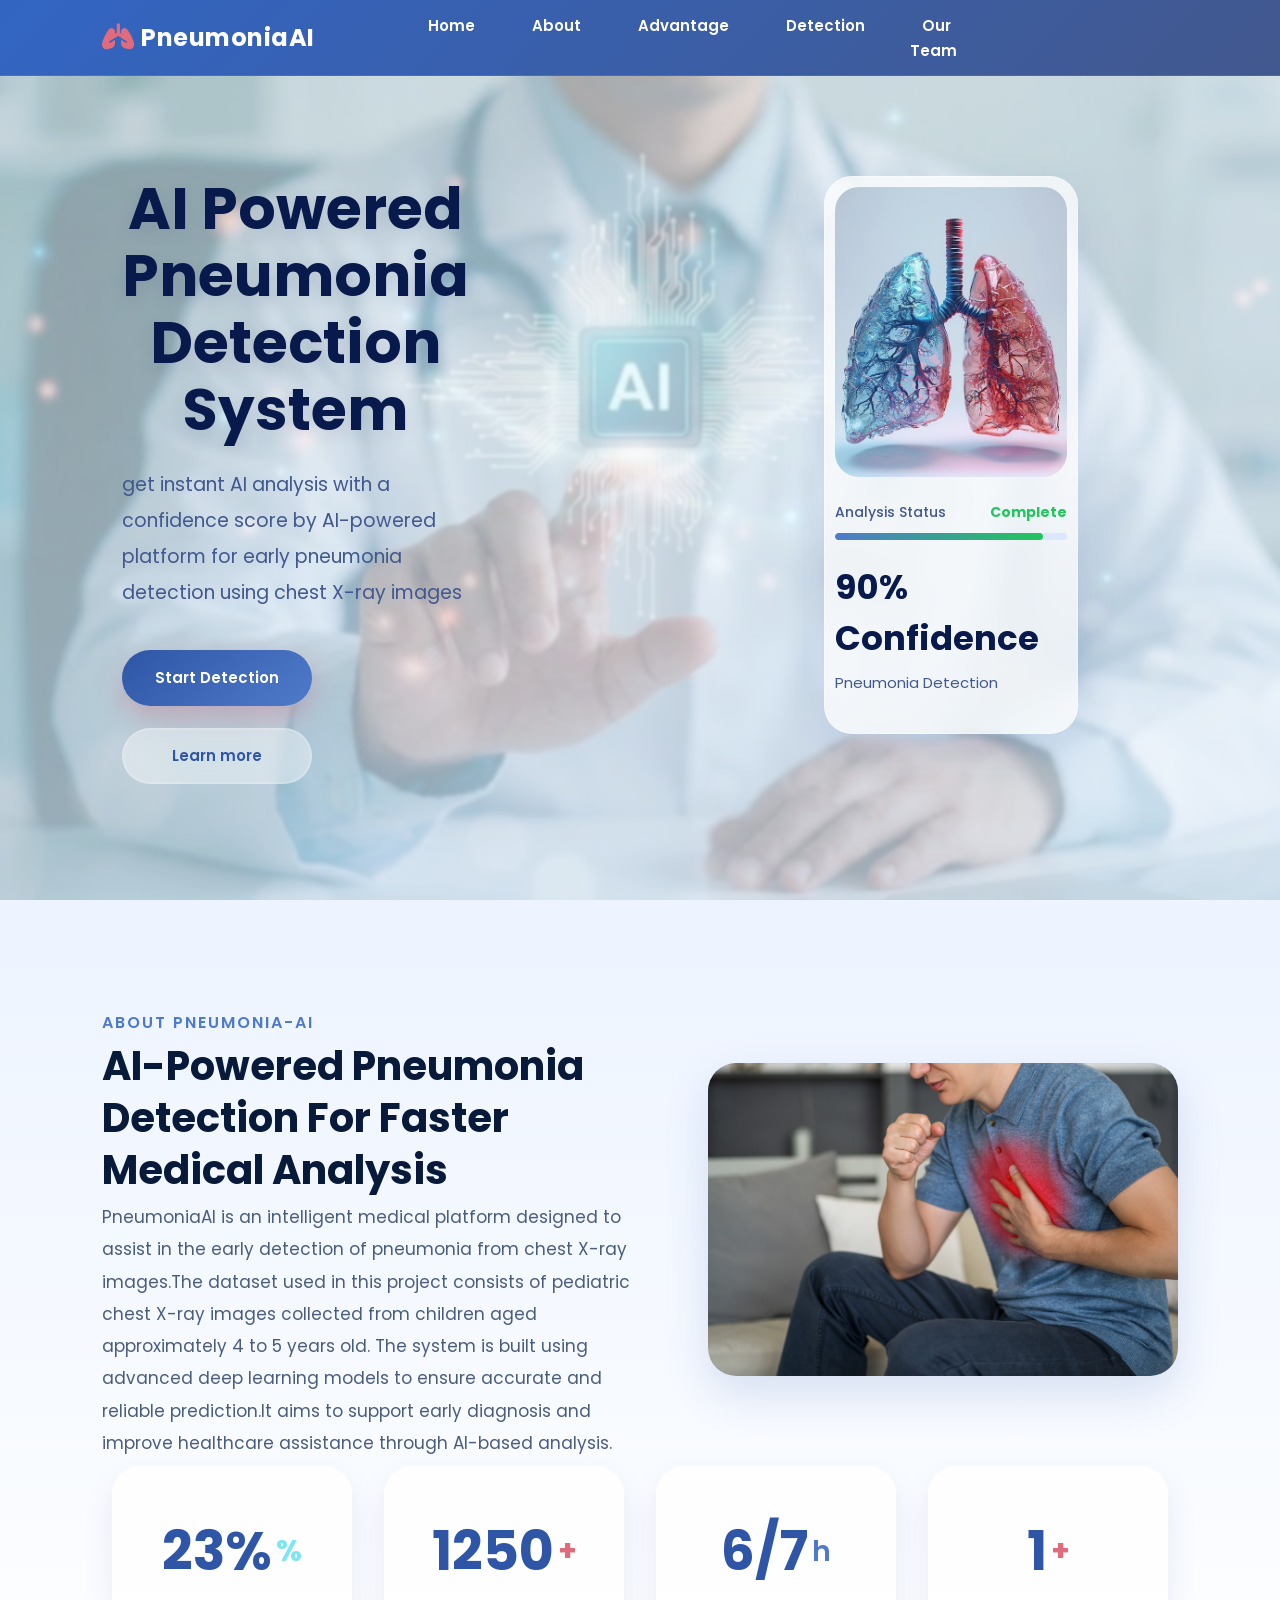
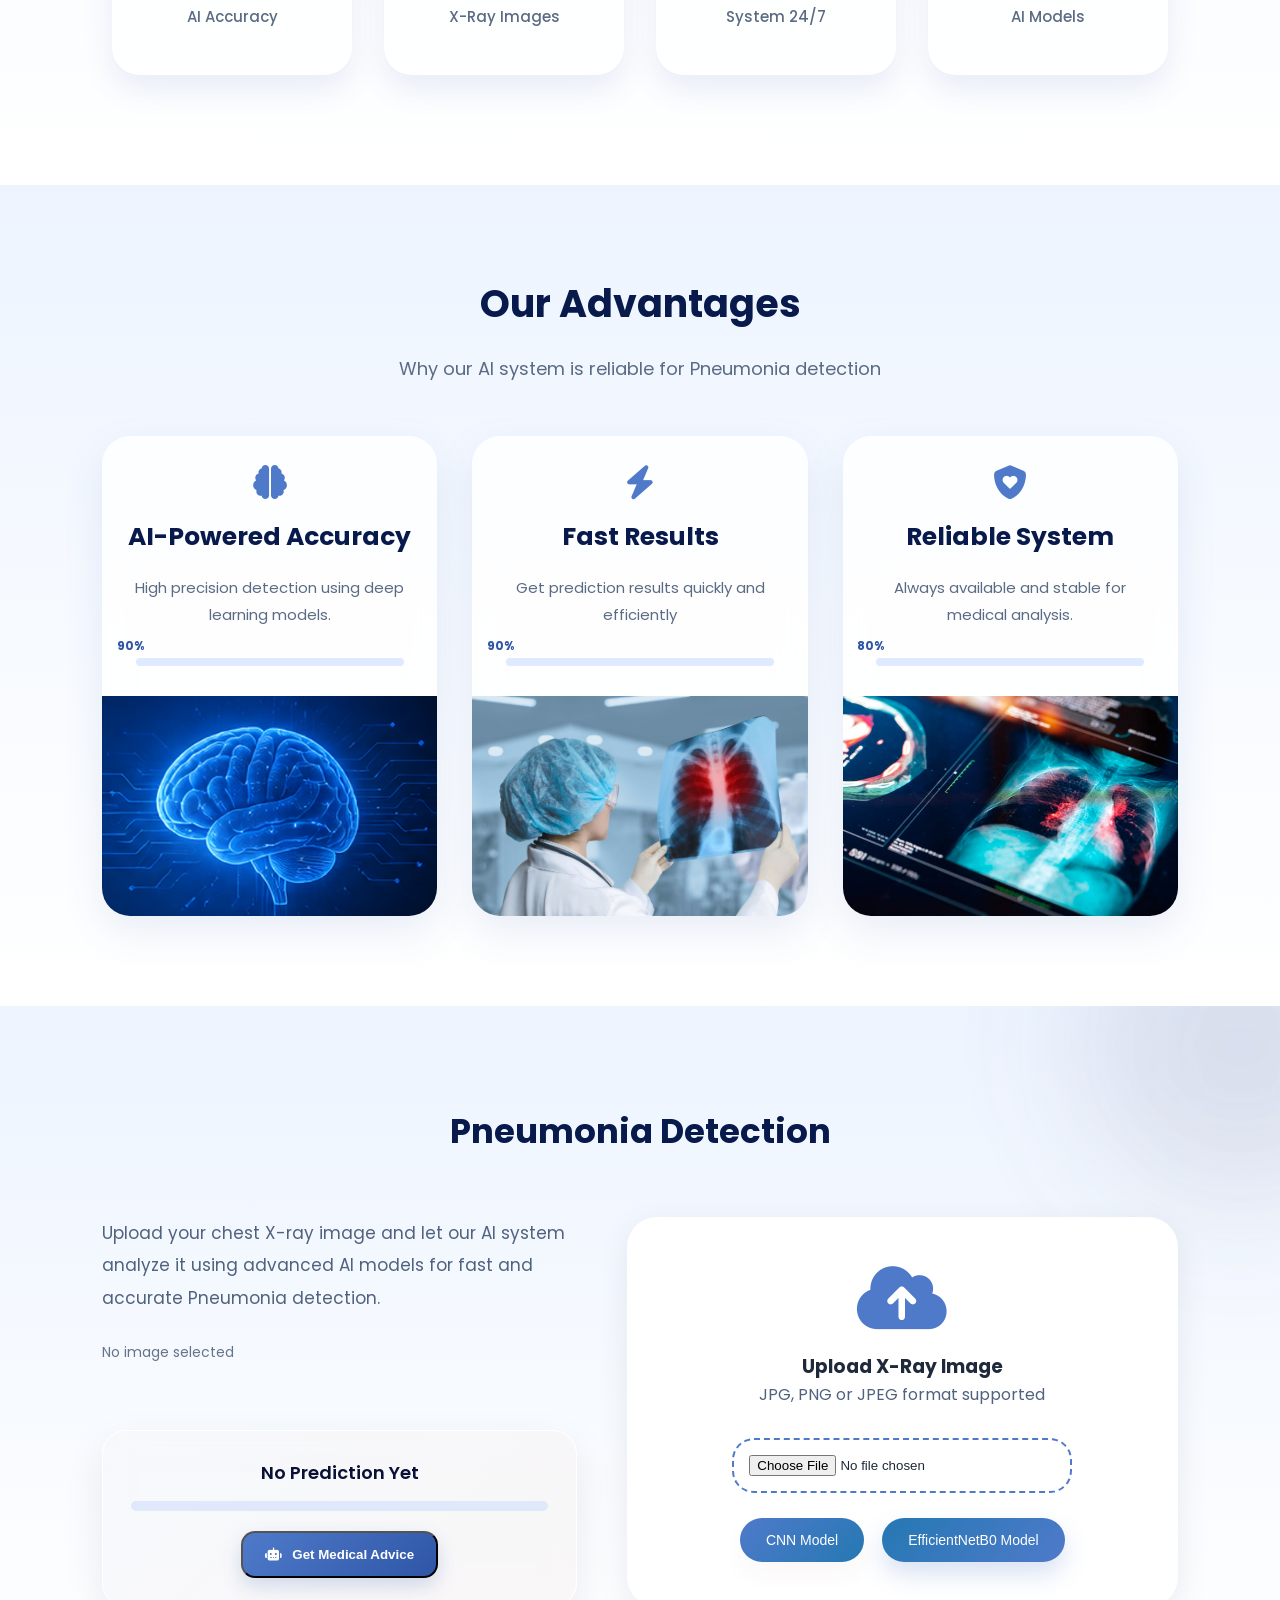
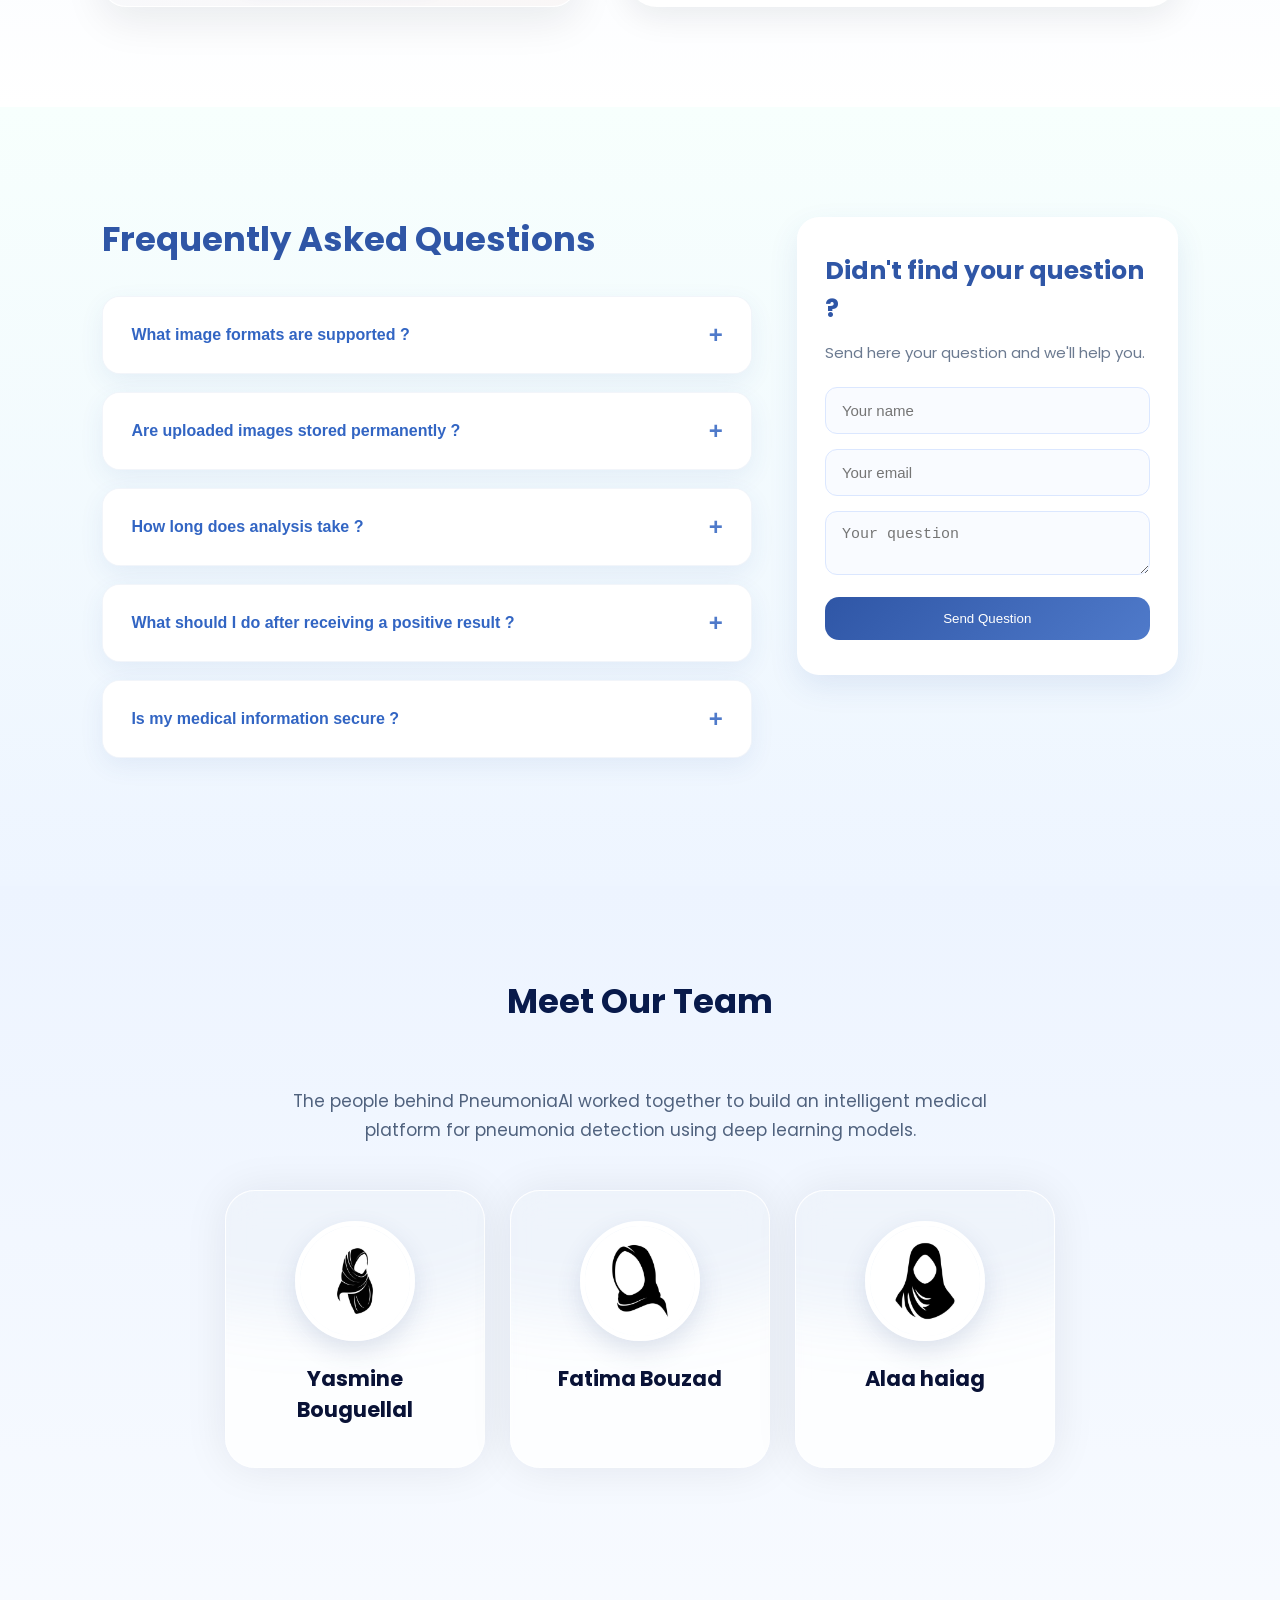
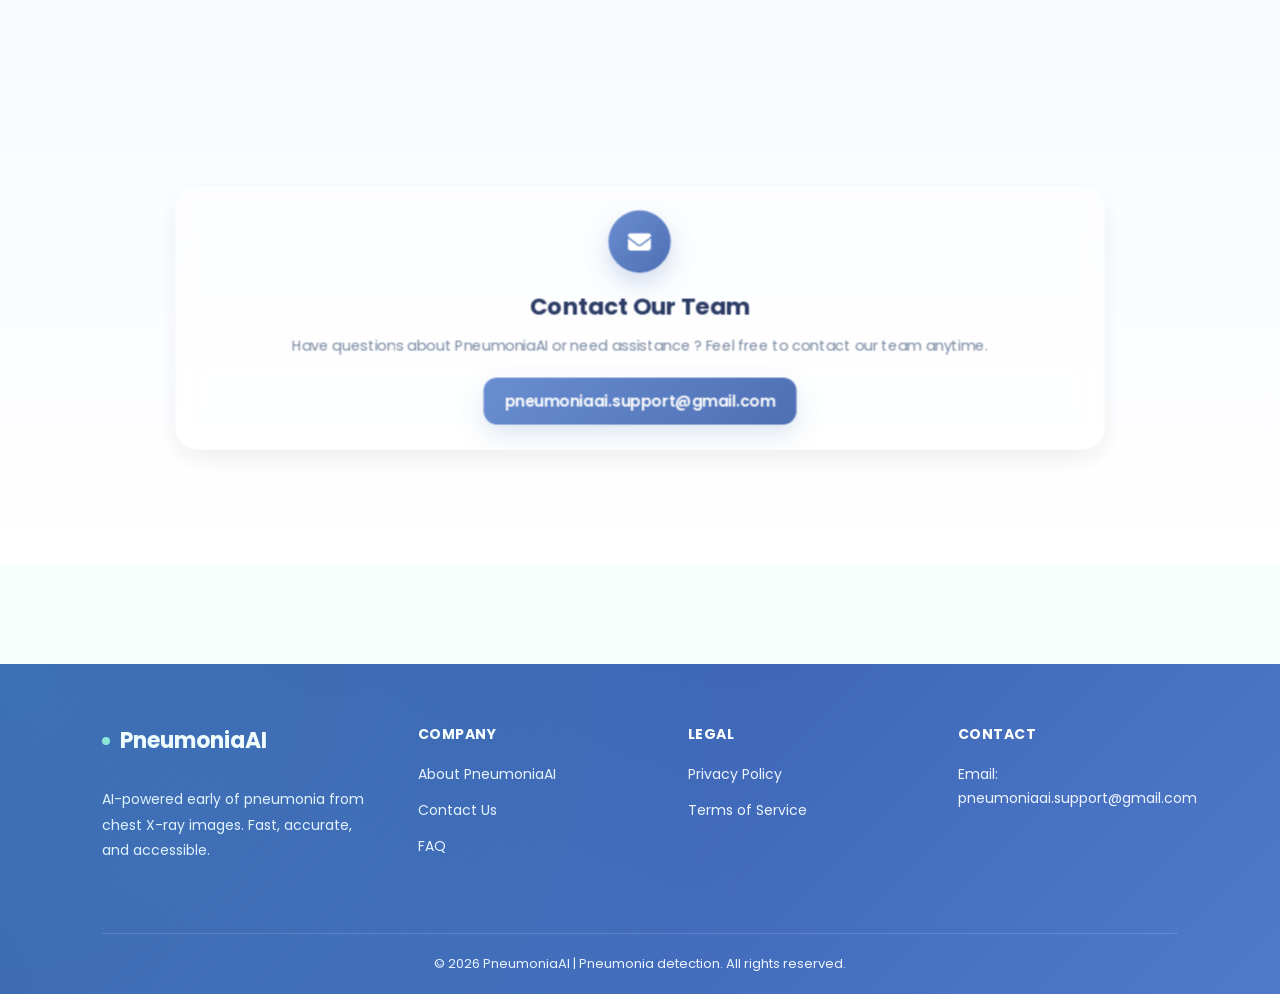
<file: index.html>
<!doctype html>
<html lang="fr-arb">
  <head>
    <meta charset="utf-8" />
    <meta name="viewport" content="width=device-width, initial-scale=1.0" />
    <title>PneumoniaAI-Pneumonia Detection</title>
    <link rel="stylesheet" href="style.css" />
    <link
      rel="stylesheet"
      href="https://cdnjs.cloudflare.com/ajax/libs/font-awesome/6.5.1/css/all.min.css"
    />
    <link rel="preconnect" href="http://fonts.googleapis.com" />
    <link rel="preconnect" href="http://fonts.gstatic.com" />
    <link
      href="https://fonts.googleapis.com/css2?family=Inter:wght@300;400;500;600;700&family=Poppins:wght@300;400;500;600;700&display=swap"
      rel="stylesheet"
    />
  </head>
  <body>
    <!--HEADER section-->
    <header id="header">
      <div class="header-container">
        <div class="logo-container">
          <div class="logo">
            <i class="fa-solid fa-lungs"></i>
            <span>PneumoniaAI</span>
          </div>
        </div>
        <!--navigation section start-->
        <nav id="nav">
          <ul class="nav-links" id="nav-links">
            <li><a href="#home">Home</a></li>
            <li><a href="#about">About</a></li>
            <li><a href="#advantage">Advantage</a></li>
            <li><a href="#detection">Detection</a></li>
            <li><a href="#ourteam">Our Team</a></li>
          </ul>
        </nav>
        <!--mobile button-->
        <div class="menu-toggle" id="menu-toggle">
          <i class="fa-solid fa-bars"></i>
        </div>
      </div>
    </header>
    <!--MAIN Section-->
    <main>
      <!--Banner section-->
      <section class="banner-section" id="home">
        <div class="banner-container">
          <!--Left Side-->
          <div class="banner-text">
            <h1 id="typing-text"></h1>
            <p>
              get instant AI analysis with a confidence score by AI-powered
              platform for early pneumonia detection using chest X-ray images
            </p>
            <div class="banner-buttons">
              <!--Upload Button-->
              <a href="#detection" class="banner-upload-btn">
                Start Detection
              </a>
              <!--learn button-->
              <a href="#about" class="learn-btn">Learn more</a>
            </div>
          </div>
          <!--Right side-->
          <div class="banner-image">
            <div class="analysis-card">
              <!--image-->
              <img src="images/lung5.jpg" />
              <div class="status-row">
                <span class="status-title"> Analysis Status </span>
                <span class="status-complete"> Complete </span>
              </div>
              <div class="progress-line">
                <div class="progress-fill"></div>
              </div>
              <h3>90% Confidence</h3>
              <p>Pneumonia Detection</p>
            </div>
          </div>
        </div>
      </section>
      <!--about section-->
      <section class="about-section" id="about">
        <div class="about-container">
          <!--left side-->
          <div class="about-content">
            <span class="about-subtitle"> About Pneumonia-AI </span>
            <h2 class="about-title">
              AI-Powered Pneumonia Detection For Faster Medical Analysis
            </h2>
            <p class="about-text">
              PneumoniaAI is an intelligent medical platform designed to assist
              in the early detection of pneumonia from chest X-ray images.The
              dataset used in this project consists of pediatric chest X-ray
              images collected from children aged approximately 4 to 5 years
              old. The system is built using advanced deep learning models to
              ensure accurate and reliable prediction.It aims to support early
              diagnosis and improve healthcare assistance through AI-based
              analysis.
            </p>
          </div>
          <!--right side-->
          <div class="about-image">
            <img src="images/lung11.jpeg" />
          </div>
        </div>
        <div class="stats-container">
          <div class="stat-box">
            <div class="counter percent" data-target="90">0</div>
            <h4>AI Accuracy</h4>
          </div>
          <div class="stat-box">
            <div class="counter plus" data-target="5000">0</div>
            <h4>X-Ray Images</h4>
          </div>
          <div class="stat-box">
            <div class="counter hours" data-target="24">0</div>
            <h4>System 24/7</h4>
          </div>
          <div class="stat-box">
            <div class="counter plus" data-target="2">0</div>
            <h4>AI Models</h4>
          </div>
        </div>
      </section>
      <!--advantages of Pneumonia Project Section -->
      <section class="advantage-section" id="advantage">
        <div class="advantage-container">
          <h2 class="advantage-title">Our Advantages</h2>
          <p class="advantage-text">
            Why our AI system is reliable for Pneumonia detection
          </p>
          <!--cards-->
          <div class="advantage-cards">
            <!--card1-->
            <div class="advantage-card">
              <i class="fa-solid fa-brain card-icon"></i>
              <h2 class="title-card">AI-Powered Accuracy</h2>
              <p class="text-card">
                High precision detection using deep learning models.
              </p>
              <div class="card-bar">
                <div class="bar-fill progress-95">
                  <span>90%</span>
                </div>
              </div>
              <div class="card-image">
                <img src="images\lung7.png" />
              </div>
            </div>
            <!--card2-->
            <div class="advantage-card">
              <i class="fa-solid fa-bolt card-icon"></i>
              <h3 class="title-card">Fast Results</h3>
              <p class="text-card">
                Get prediction results quickly and efficiently
              </p>
              <div class="card-bar">
                <div class="bar-fill progress-90">
                  <span>90%</span>
                </div>
              </div>
              <div class="card-image">
                <img src="images/lung9.jpeg" />
              </div>
            </div>
            <!--card3-->
            <div class="advantage-card">
              <i class="fa-solid fa-shield-heart card-icon"></i>
              <h3 class="title-card">Reliable System</h3>
              <p class="text-card">
                Always available and stable for medical analysis.
              </p>
              <div class="card-bar">
                <div class="bar-fill progress-80">
                  <span>80%</span>
                </div>
              </div>
              <div class="card-image">
                <img src="images\lung10.jpg" />
              </div>
            </div>
          </div>
        </div>
      </section>
      <!--Detection Section-->
      <section class="detection-section" id="detection">
        <div class="detection-container">
          <h2 class="detection-title">Pneumonia Detection</h2>
          <div class="detection-content">
            <!--LEFT SIDE-->
            <div class="detection-left">
              <p class="detection-text">
                Upload your chest X-ray image and let our AI system analyze it
                using advanced AI models for fast and accurate Pneumonia
                detection.
              </p>
              <p id="uploadStatus" class="upload-status">No image selected</p>
              <img id="preview" class="preview-img" />

              <!--RESULT BOX-->
              <div class="prediction-result" id="resultBox">
                <p id="resultText">No Prediction Yet</p>

                <div class="result-bar">
                  <div class="result-fill" id="resultFill">
                    <span id="barStatus"></span>
                  </div>
                </div>
                <div id="adviceBtnContainer">
                  <button  id="assistantBtn" class="assistant-btn" >
                    <i class="fa-solid fa-robot"></i>
                    Get Medical Advice
                  </button>
                </div>
              </div>
            </div>
            <!--RIGHT SIDE-->
            <div class="detection-right">
              <i class="fa-solid fa-cloud-arrow-up upload-icon"></i>
              <h3>Upload X-Ray Image</h3>
              <p class="upload-text">JPG, PNG or JPEG format supported</p>

              <div id="toast" class="toast">
                Tip: Upload a clear chest X-ray images for better accuracy
              </div>
              <input type="file" id="fileInput" accept="image/*" />

              <div class="button-grp">
                <button onclick="predict('CNN')" class="predict-btn1">
                  CNN Model
                </button>
                <button onclick="predict('EfficientNet')" class="predict-btn2">
                  EfficientNetB0 Model
                </button>
              </div>
              <div class="loader" id="loader"></div>
            </div>
          </div>
        </div>
      </section>
      <!--faq section-->
      <section class="faq-section" id="faq">
        <div class="faq-wrapper">
          <!--left side-->
          <div class="faq-left">
            <h2>Frequently Asked Questions</h2>
            <!--faq1-->
            <div class="faq-item">
              <button class="faq-question">
                What image formats are supported ?
                <span>+</span>
              </button>
              <div class="faq-answer">
                <p>
                  You can upload chest X-ray images in HPG, PNG, or JPEG format.
                </p>
              </div>
            </div>
            <!--faq2-->
            <div class="faq-item">
              <button class="faq-question">
                Are uploaded images stored permanently ?
                <span>+</span>
              </button>
              <div class="faq-answer">
                <p>
                  No, uploaded X-ray images are processed securely and are not
                  permanently stored unless explicity saved by the user.
                </p>
              </div>
            </div>
            <!--faq3-->
            <div class="faq-item">
              <button class="faq-question">
                How long does analysis take ?
                <span>+</span>
              </button>
              <div class="faq-answer">
                <p>
                  Most analysis are completed in just a few seconds depending on
                  image size and server response.
                </p>
              </div>
            </div>
            <!--faq4-->
            <div class="faq-item">
              <button class="faq-question">
                What should I do after receiving a positive result ?
                <span>+</span>
              </button>
              <div class="faq-answer">
                <p>
                  If the system detects possible pneumonia, we recommend
                  consulting a healthcare professional for further examination.
                </p>
              </div>
            </div>
            <!--faq5-->
            <div class="faq-item">
              <button class="faq-question">
                Is my medical information secure ?
                <span>+</span>
              </button>
              <div class="faq-answer">
                <p>
                  Yes, all uploaded data is processed securely and handled with
                  privacy protection measures.
                </p>
              </div>
            </div>
          </div>
          <!--right side-->
          <div class="faq-right">
            <h3>Didn't find your question ?</h3>
            <p>Send here your question and we'll help you.</p>
            <form class="faq-form" action="https://formsubmit.co/pneumoniaai.support@gmail.com" method="POST">
              <input type="hidden" name="_captcha" value="false">
              <input type="hidden" name="_subject" value="New FAQ Question - PneumoniaAI">
              <input type="text" name="name" placeholder="Your name" />
              <input type="email" placeholder="Your email" />
              <textarea placeholder="Your question"></textarea>
              <button type="submit">Send Question</button>
            </form>
          </div>
        </div>
      </section>
      <!--Our Team Section-->
      <section class="team-section" id="ourteam">
        <div class="team-container">
          <h2 class="team-title">Meet Our Team</h2>
          <p class="team-text">
            The people behind PneumoniaAI worked together to build an
            intelligent medical platform for pneumonia detection using deep
            learning models.
          </p>
          <div class="team-cards">
            <!--card1-->
            <div class="team-card">
              <div class="team-image">
                <img src="images\team3.jpg" />
              </div>
              <h3>Yasmine Bouguellal</h3>
            </div>
            <!--card2-->
            <div class="team-card">
              <div class="team-image">
                <img src="images\team2.jpg" />
              </div>
              <h3>Fatima Bouzad</h3>
            </div>
            <!--card3-->
            <div class="team-card">
              <div class="team-image">
                <img src="images\team1.jpg" />
              </div>
              <h3>Alaa haiag</h3>
            </div>
            <!--card4-->
            <div class="team-card">
              <div class="team-image">
                <img src="images\team4.jpg" />
              </div>
              <h3>Prof S.Achour</h3>
            </div>
          </div>
          <!--team contact box-->
          <div class="team-contact-box">
            <div class="contact-icon">
              <i class="fa-solid fa-envelope"></i>
            </div>
            <h3>Contact Our Team</h3>
            <p>Have questions about PneumoniaAI or need assistance ?
              Feel free to contact our team anytime.
            </p>
            <a href="https://mail.google.com/mail/?view=cm&fs=1&to=pneumoniaai.support@gmail.com" class="team-email-btn">
              pneumoniaai.support@gmail.com
            </a>
          </div>
        </div>
      </section>
    </main>
    <!--footer section-->
    <footer>
      <div class="footer-container">
        <div class="footer-brand">
          <h3 class="brand-name">PneumoniaAI</h3>
          <p>
            AI-powered early of pneumonia from chest X-ray images. Fast,
            accurate, and accessible.
          </p>
        </div>
        <div class="footer-section">
          <h4>Company</h4>
          <ul>
            <li><a href="#about">About PneumoniaAI</a></li>
            <li><a href="#ourteam">Contact Us</a></li>
            <li><a href="#faq">FAQ</a></li>
          </ul>
        </div>
        <div class="footer-section">
          <h4>Legal</h4>
          <ul>
            <li><a href="privacy.html">Privacy Policy</a></li>
            <li><a href="terms.html">Terms of Service</a></li>
          </ul>
        </div>
        <div class="footer-section">
          <h4>Contact</h4>
          <ul>
            <li>Email: pneumoniaai.support@gmail.com</li>
          </ul>
        </div>
      </div>
      <div class="footer-bottom">
        <p>© 2026 PneumoniaAI | Pneumonia detection. All rights reserved.</p>
      </div>
    </footer>
    <script src="script.js" defer></script>
  </body>
</html>
</file>
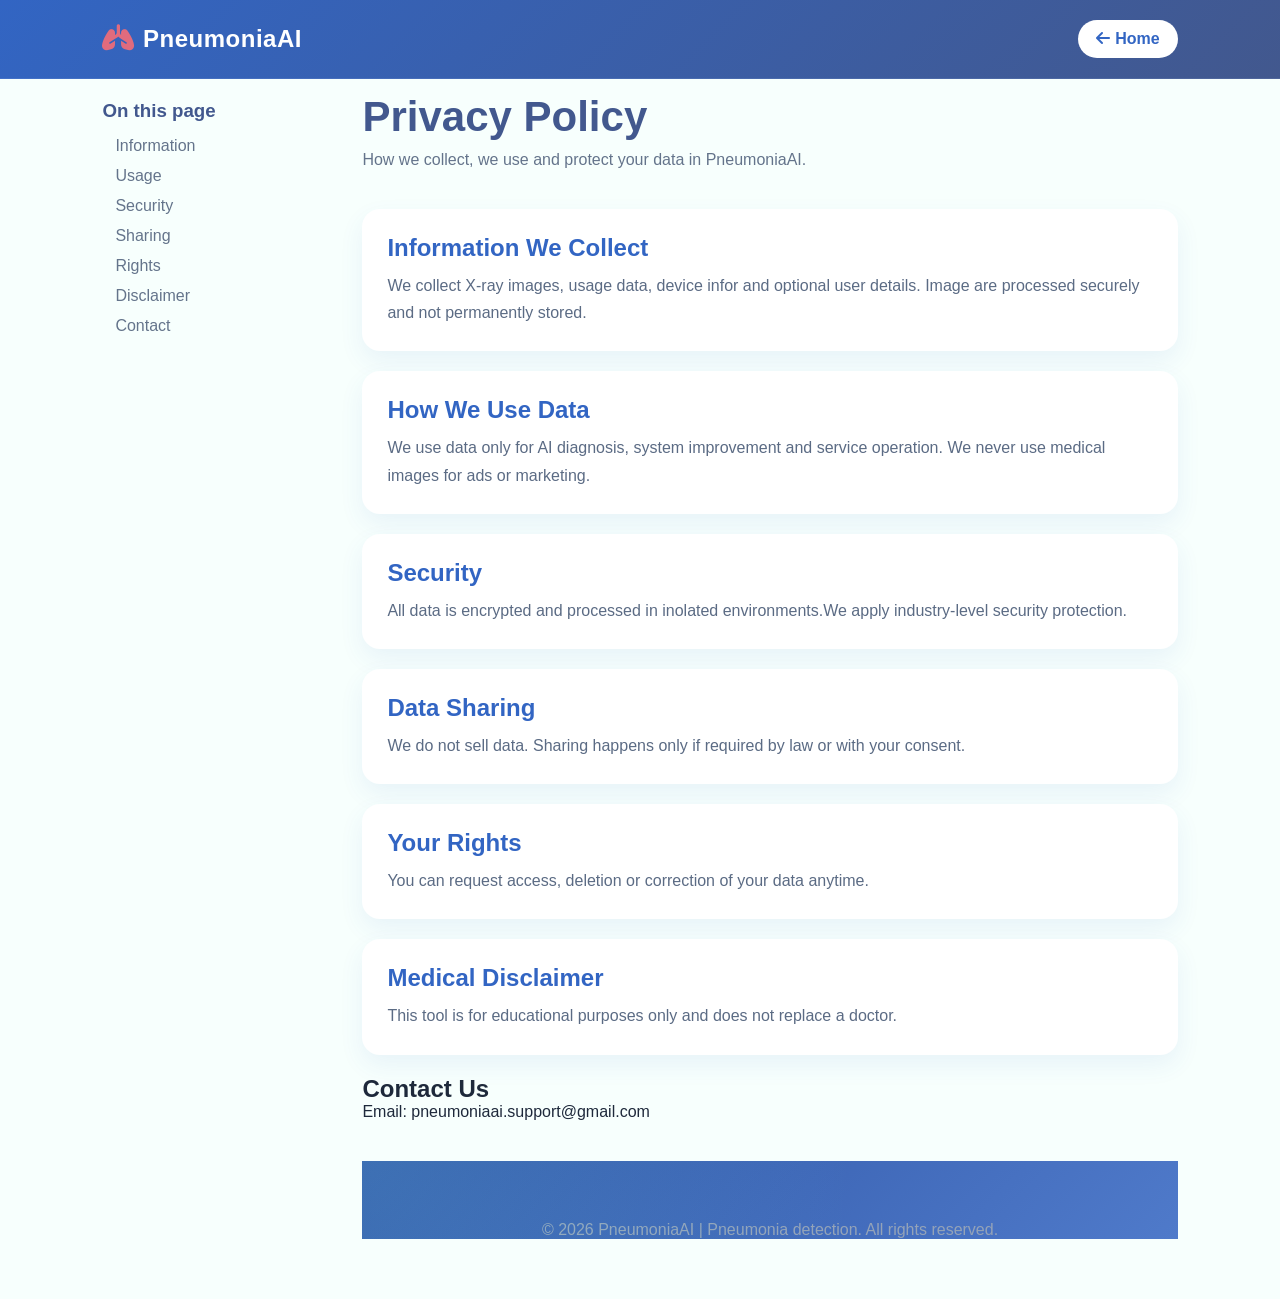
<file: privacy.html>
<!doctype html>
<html lang="fr-arb">
  <head>
    <meta charset="utf-8" />
    <meta name="viewport" content="width=device-width, initial-scale=1.0" />
    <title>Privacy Policy | PneumoniaAI</title>
    <link rel="stylesheet" href="style.css" />
    <link
      rel="stylesheet"
      href="https://cdnjs.cloudflare.com/ajax/libs/font-awesome/6.5.1/css/all.min.css"
    />
  </head>
  <body>
    <header>
      <div class="logo">
        <i class="fa-solid fa-lungs"></i>
        <span>PneumoniaAI</span>
      </div>
      <a href="index.html" class="back-btn">
        <i class="fa fa-arrow-left"></i>Home
      </a>
    </header>
    <div class="privacy-page-wrapper">
      <aside class="privacy-sidebar">
        <h3>On this page</h3>
        <a href="#info">Information</a>
        <a href="#usage">Usage</a>
        <a href="#security">Security</a>
        <a href="#sharing">Sharing</a>
        <a href="#rights">Rights</a>
        <a href="#disclaimer">Disclaimer</a>
        <a href="#contact">Contact</a>
      </aside>
      <main class="privacy-content">
        <div class="privacy-breadcrumb">Home > Privacy Policy</div>
        <h1>Privacy Policy</h1>
        <p class="privacy-intro">
          How we collect, we use and protect your data in PneumoniaAI.
        </p>
        <!--card1-->
        <section id="info" class="privacy-card">
          <h2>Information We Collect</h2>
          <p>
            We collect X-ray images, usage data, device infor and optional user
            details. Image are processed securely and not permanently stored.
          </p>
        </section>
        <!--card2-->
        <section id="usage" class="privacy-card">
          <h2>How We Use Data</h2>
          <p>
            We use data only for AI diagnosis, system improvement and service
            operation. We never use medical images for ads or marketing.
          </p>
        </section>
        <!--card3-->
        <section id="security" class="privacy-card">
          <h2>Security</h2>
          <p>
            All data is encrypted and processed in inolated environments.We
            apply industry-level security protection.
          </p>
        </section>
        <!--card4-->
        <section id="sharing" class="privacy-card">
          <h2>Data Sharing</h2>
          <p>
            We do not sell data. Sharing happens only if required by law or with
            your consent.
          </p>
        </section>
        <!--card5-->
        <section id="rights" class="privacy-card">
          <h2>Your Rights</h2>
          <p>
            You can request access, deletion or correction of your data anytime.
          </p>
        </section>
        <!--card6-->
        <section id="disclaimer" class="privacy-card">
          <h2>Medical Disclaimer</h2>
          <p>
            This tool is for educational purposes only and does not replace a
            doctor.
          </p>
        </section>
        <!--contact section-->
        <section id="contact" class="privacy-contact">
          <h2>Contact Us</h2>
          <p>Email: pneumoniaai.support@gmail.com</p>
        </section>
        <footer class="privacy-footer">
          © 2026 PneumoniaAI | Pneumonia detection. All rights reserved.
        </footer>
      </main>
    </div>
  </body>
</html>
</file>
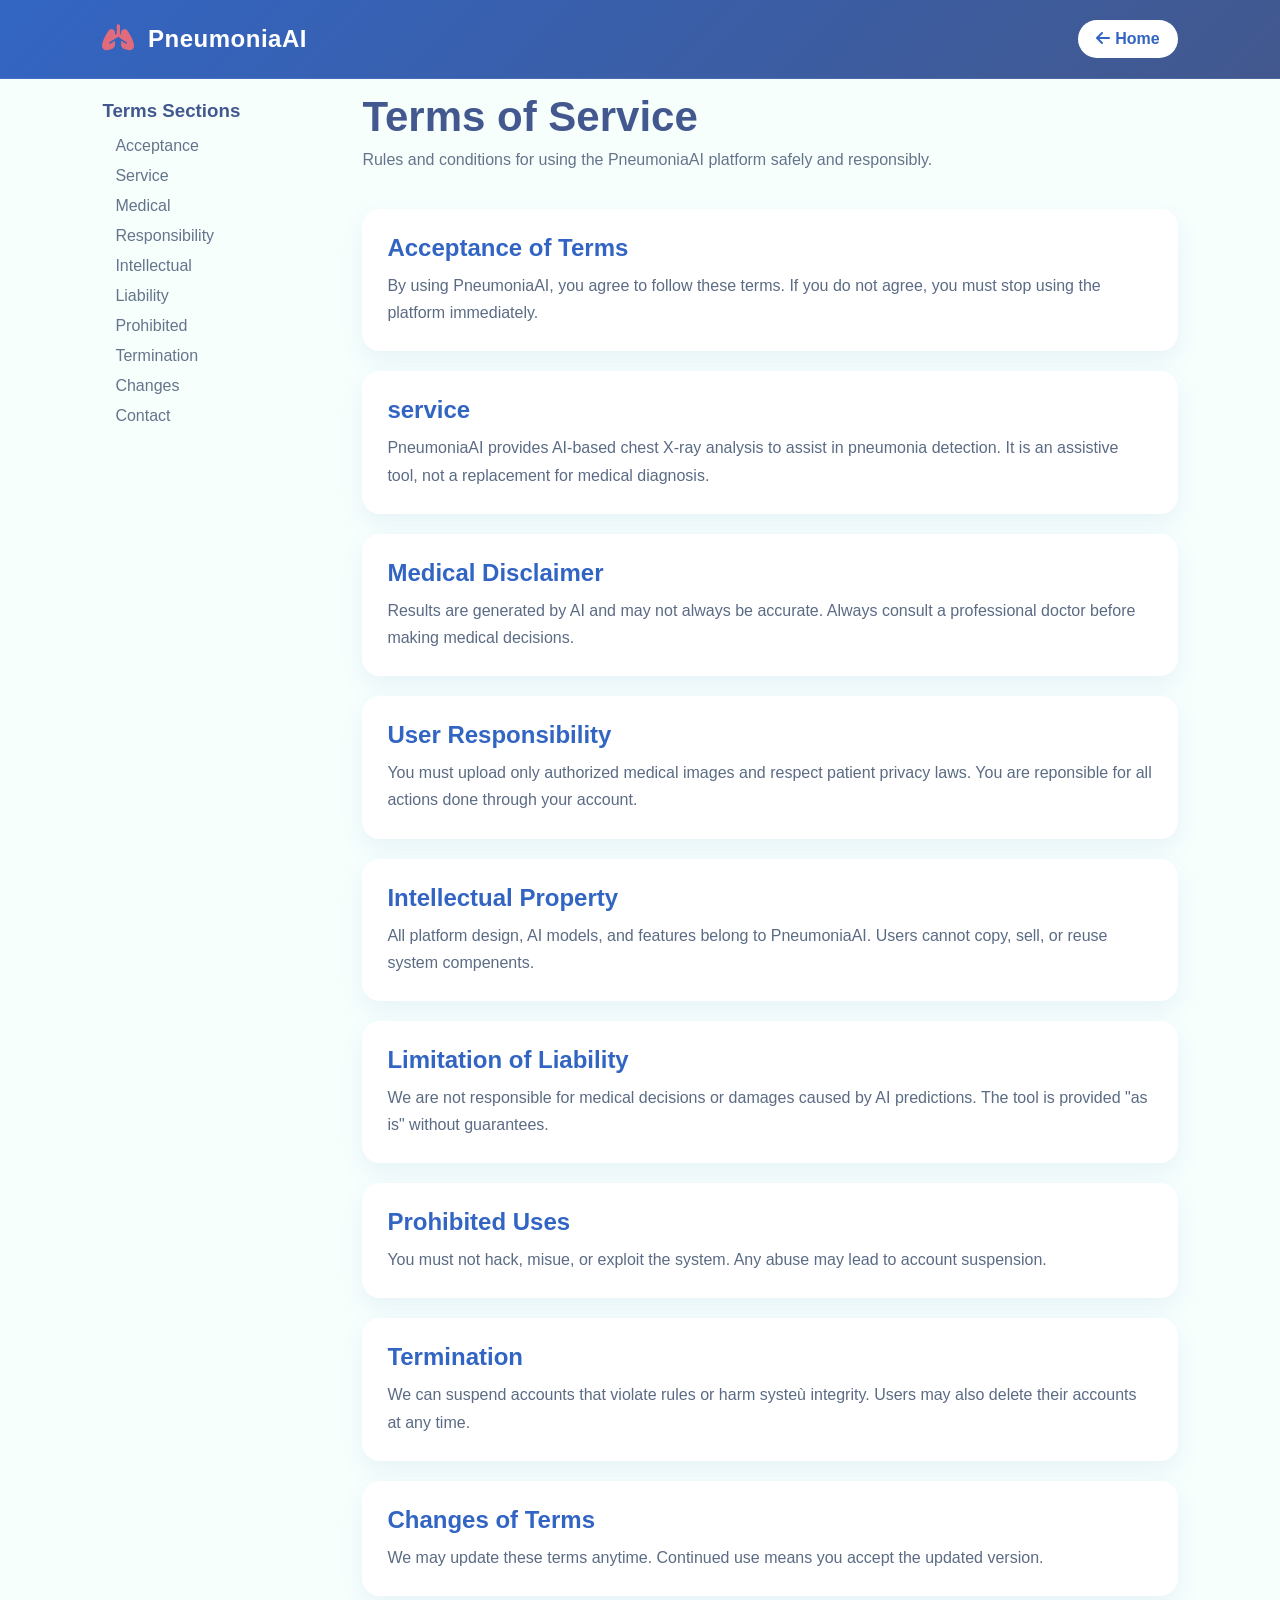
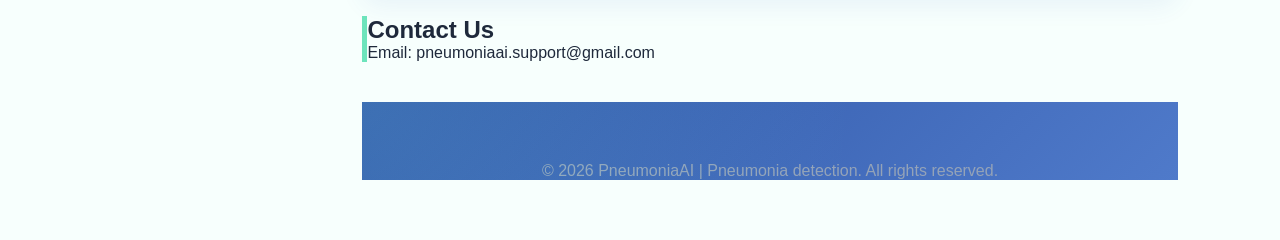
<file: terms.html>
<!doctype html>
<html lang="fr-arb">
  <head>
    <meta charset="utf-8" />
    <meta name="viewport" content="width=device-width, initial-scale=1.0" />
    <title>Terms of Service | PneumoniaAI</title>
    <link rel="stylesheet" href="style.css" />
    <link
      rel="stylesheet"
      href="https://cdnjs.cloudflare.com/ajax/libs/font-awesome/6.5.1/css/all.min.css"
    />
  </head>
  <body class="terms-body">
    <header class="terms-header">
      <div class="logo">
        <i class="fa-solid fa-lungs"></i>
        <span>PneumoniaAI</span>
      </div>
      <a href="index.html" class="back-btn">
        <i class="fa fa-arrow-left"></i>Home
      </a>
    </header>
    <div class="terms-page-wrapper">
      <aside class="terms-sidebar">
        <h3>Terms Sections</h3>
        <a href="#acceptance">Acceptance</a>
        <a href="#service">Service</a>
        <a href="#medical">Medical</a>
        <a href="#responsibility">Responsibility</a>
        <a href="#intellectual">Intellectual</a>
        <a href="#liability">Liability</a>
        <a href="#prohibited">Prohibited</a>
        <a href="#termination">Termination</a>
        <a href="#changes">Changes</a>
        <a href="#contact">Contact</a>
      </aside>
      <main class="terms-content">
        <div class="terms-breadcrumb">Home > Terms of Service</div>
        <h1>Terms of Service</h1>
        <p class="terms-intro">
          Rules and conditions for using the PneumoniaAI platform safely and
          responsibly.
        </p>
        <!--card1-->
        <section id="acceptance" class="terms-card">
          <h2>Acceptance of Terms</h2>
          <p>
            By using PneumoniaAI, you agree to follow these terms. If you do not
            agree, you must stop using the platform immediately.
          </p>
        </section>
        <!--card2-->
        <section id="service" class="terms-card">
          <h2>service</h2>
          <p>
            PneumoniaAI provides AI-based chest X-ray analysis to assist in
            pneumonia detection. It is an assistive tool, not a replacement for
            medical diagnosis.
          </p>
        </section>
        <!--card3-->
        <section id="medical" class="terms-card">
          <h2>Medical Disclaimer</h2>
          <p>
            Results are generated by AI and may not always be accurate. Always
            consult a professional doctor before making medical decisions.
          </p>
        </section>
        <!--card4-->
        <section id="responsibility" class="terms-card">
          <h2>User Responsibility</h2>
          <p>
            You must upload only authorized medical images and respect patient
            privacy laws. You are reponsible for all actions done through your
            account.
          </p>
        </section>
        <!--card5-->
        <section id="intellectual" class="terms-card">
          <h2>Intellectual Property</h2>
          <p>
            All platform design, AI models, and features belong to PneumoniaAI.
            Users cannot copy, sell, or reuse system compenents.
          </p>
        </section>
        <!--card6-->
        <section id="liability" class="terms-card">
          <h2>Limitation of Liability</h2>
          <p>
            We are not responsible for medical decisions or damages caused by AI
            predictions. The tool is provided "as is" without guarantees.
          </p>
        </section>
        <!--card7-->
        <section id="prohibited" class="terms-card">
          <h2>Prohibited Uses</h2>
          <p>
            You must not hack, misue, or exploit the system. Any abuse may lead
            to account suspension.
          </p>
        </section>
        <!--card8-->
        <section id="termination" class="terms-card">
          <h2>Termination</h2>
          <p>
            We can suspend accounts that violate rules or harm systeù integrity.
            Users may also delete their accounts at any time.
          </p>
        </section>
        <!--card9-->
        <section id="changes" class="terms-card">
          <h2>Changes of Terms</h2>
          <p>
            We may update these terms anytime. Continued use means you accept
            the updated version.
          </p>
        </section>
        <!--contact section-->
        <section id="contact" class="terms-contact">
          <h2>Contact Us</h2>
          <p>Email: pneumoniaai.support@gmail.com</p>
        </section>
        <footer class="terms-footer">
          © 2026 PneumoniaAI | Pneumonia detection. All rights reserved.
        </footer>
      </main>
    </div>
  </body>
</html>
</file>
<file: style.css>
* {
  padding: 0;
  margin: 0;
  box-sizing: border-box;
}
html {
  scroll-behavior: smooth;
}
body {
  font-family: "Poppins", sans-serif;
  color: #122056;
  background: #eef5ff;
  overflow-x: hidden;
}
/*header style*/
header {
  position: fixed;
  top: 0;
  left: 0;
  width: 100%;
  z-index: 1000;
  padding: 30px 40px;
  transition: all 0.3s ease;
  background: rgba(47, 86, 166, 0.88);
  backdrop-filter: blur(14px);
  transition: 0.35s ease;
  border-bottom: 1px solid rgba(255, 255, 255, 0.08);
}
.header-container {
  display: flex;
  justify-content: space-between;
  align-items: center;
  width: 100%;
  max-width: 1300px;
  margin: 0 auto;
}
/*logo style*/
.logo {
  font-size: 24px;
  font-weight: 700;
  color: white;
  letter-spacing: 0.5px;
  white-space: nowrap;
}
.logo i {
  font-size: 26px;
  color: #e06b7d;
}
.logo-container {
  display: flex;
  align-items: center;
  gap: 10px;
  flex-shrink: 0;
}
/*navigation bar style*/
nav {
  position: absolute;
  left: 55%;
  transform: translateX(-50%);
}
.nav-links {
  display: flex;
  align-items: center;
  gap: 45px;
  margin: auto;
  padding: 0;
  list-style: none;
}
ul {
  list-style-type: none;
}
.nav-links li a {
  color: white;
  position: relative;
  text-decoration: none;
  transition: 0.3s ease;
  font-size: 15px;
  font-weight: 535;
  position: relative;
  padding: 8px 12px;
}
.nav-links li a:hover {
  color: #8de6d2;
}
.nav-links li a::after {
  content: "";
  position: absolute;
  bottom: -6px;
  left: 0;
  height: 3px;
  width: 0;
  background: #8de6d2;
  transition: 0.3s ease;
  border-radius: 20px;
}
.nav-links li a:hover::after {
  width: 90%;
}
.menu-toggle {
  display: none;
  font-size: 24px;
  color: white;
  cursor: pointer;
  margin-left: 20px;
  z-index: 1001;
}
/*banner style*/
.banner-section {
  position: relative;
  min-height: 100vh;
  width: 100%;
  display: flex;
  align-items: center;
  padding: 140px 8% 80px;
  background:
    linear-gradient(rgba(255, 255, 255, 0.5), rgba(234, 242, 255, 0.6)),
    url("images/lung26.jpeg");
  background-size: cover;
  background-position: center;
  background-repeat: no-repeat;
}
.banner-section::before {
  content: "";
  position: absolute;
  inset: 0;
  background: rgba(255, 255, 255, 0.08);
  backdrop-filter: blur(1.5px);
  z-index: 0;
}
.banner-container {
  position: relative;
  display: flex;
  justify-content: space-between;
  align-items: center;
  width: 100%;
  max-width: 1400px;
  gap: 335px;
  z-index: 2;
  margin: auto;
}
/*text left side*/
.banner-text {
  flex: 1;
  padding: 20px;
  display: flex;
  flex-direction: column;
  justify-content: center;
  max-width: 620px;
  animation: fadeLeft 1s ease;
}
/*title of banner*/
.banner-text h1 {
  color: #081a4b;
  font-size: 58px;
  line-height: 1.15;
  margin-bottom: 24px;
  text-shadow: 0 6px 18px rgba(8, 26, 75, 0.1);
  min-height: 140px;
  font-weight: 700;
  text-align: center;
}
.banner-text p {
  max-width: 580px;
  margin-bottom: 38px;
  color: #42588e;
  line-height: 1.9;
  font-size: 19px;
  font-weight: 400;
}
/*button*/
.banner-buttons {
  display: flex;
  gap: 22px;
  flex-wrap: wrap;
}
.banner-upload-btn,
.learn-btn {
  width: 190px;
  height: 56px;
  display: flex;
  justify-content: center;
  align-items: center;
  border-radius: 40px;
  text-decoration: none;
  font-weight: 600;
  font-size: 15px;
  transition: 0.35s ease;
}
.banner-upload-btn {
  background: linear-gradient(140deg, #2f56a6, #4f7aca);
  color: white;
  box-shadow: 0 12px 28px rgba(201, 75, 99, 0.28);
  backdrop-filter: blur(8px);
}
.learn-btn {
  border: 2px solid rgba(255, 255, 255, 0.18);
  color: #2f56a6;
  background: rgba(255, 255, 255, 0.4);
  backdrop-filter: blur(8px);
}
.banner-upload-btn:hover,
.learn-btn:hover {
  transform: translateY(-6px);
}
.banner-upload-btn:hover {
  background: linear-gradient(135deg, #4f7aca, #2578b3);
}
.learn-btn:hover {
  color: white;
  background: linear-gradient(140deg, #2f56a6, #4f7aca);
}
.banner-image {
  flex: 1;
  display: flex;
  justify-content: center;
  align-items: center;
  margin-right: 100px;
  animation: fadeRight 1s ease;
}
.analysis-card {
  background: rgba(255, 255, 255, 0.72);
  backdrop-filter: blur(15px);
  border-radius: 28px;
  padding: 10px;
  width: 100%;
  max-width: 1000px;
  box-shadow: 0 15px 40px rgba(47, 86, 166, 0.12);
  border: 1px solid rgba(255, 255, 255, 0.35);
  animation: float 4s ease-in-out infinite;
  height: 62vh;
  margin-bottom: 50px;
}
.analysis-card img {
  width: 100%;
  height: 290px;
  object-fit: cover;
  border-radius: 24px;
  margin-bottom: 18px;
}
.status-row {
  display: flex;
  justify-content: space-between;
  align-items: center;
  margin-bottom: 10px;
}
.status-title {
  font-size: 14px;
  color: #42588e;
  font-weight: 500;
}
.status-complete {
  color: #22c55e;
  font-size: 14px;
  font-weight: 700;
}
.progress-line {
  width: 100%;
  height: 7px;
  background: #dce7ff;
  border-radius: 30px;
  overflow: hidden;
  margin-bottom: 22px;
}
.progress-fill {
  width: 90%;
  height: 100%;
  border-radius: 30px;
  animation: progressMove 2s ease;
  background: linear-gradient(90deg, #4f7aca, #22c55e);
}
.analysis-card h3 {
  font-size: 34px;
  color: #081a4b;
  margin-bottom: 6px;
}
.analysis-card p {
  color: #42588e;
  font-size: 15px;
  line-height: 1.7;
}
/*animation*/
@keyframes fadeLeft {
  from {
    opacity: 0;
    transform: translateX(-50px);
  }
  to {
    opacity: 1;
    transform: translateX(0);
  }
}
@keyframes fadeRight {
  from {
    opacity: 0;
    transform: translateX(50px);
  }
  to {
    opacity: 1;
    transform: translateX(0);
  }
}
@keyframes float {
  0% {
    transform: translateY(0);
  }
  50% {
    transform: translateY(-12px);
  }
  100% {
    transform: translateY(0);
  }
}
@keyframes progressMove {
  from {
    width: 0;
  }
  to {
    width: 95%;
  }
}
/*about section */
.about-section {
  padding: 110px 8%;
  background: linear-gradient(180deg, #edf4ff, #ffffff);
}
.about-container {
  display: flex;
  justify-content: space-between;
  align-items: center;
  flex-wrap: wrap;
  max-width: 1200px;
  margin: auto;
  gap: 70px;
}
.about-content {
  flex: 1;
  min-width: 300px;
}
.about-subtitle {
  position: relative;
  display: inline-block;
  color: #4f7aca;
  font-weight: 600;
  letter-spacing: 2px;
  margin-bottom: 5px;
  text-transform: uppercase;
}
.about-subtitle::after {
  content: "";
  position: absolute;
  left: 0;
  bottom: -3px;
  width: 0;
  height: 3px;
  background-color: #6de4bc;
  transition: width 0.3s ease;
}
.about-subtitle:hover::after {
  width: 100%;
}
.about-subtitle:hover {
  color: #122056;
}
.about-title {
  font-size: 40px;
  color: #081a3a;
  line-height: 1.3;
  margin-bottom: 5px;
}
.about-text {
  font-size: 17px;
  color: #4b5d7c;
  line-height: 1.9;
  max-width: 650px;
  margin-bottom: -23px;
}
.about-image img {
  width: 100%;
  max-width: 470px;
  border-radius: 28px;
  object-fit: cover;
  box-shadow: 0 18px 45px rgba(47, 86, 166, 0.16);
  transition: 0.45s ease;
}
.about-image img:hover {
  transform: translateY(-10px);
  box-shadow: 0 22px 55px rgba(47, 86, 166, 0.2);
}
.stats-container {
  display: flex;
  justify-content: center;
  align-items: center;
  flex-wrap: wrap;
  gap: 32px;
  max-width: 1100px;
  margin: 30px auto 0 auto;
}
.stat-box {
  flex: 1;
  min-width: 220px;
  max-width: 240px;
  background: rgba(255, 255, 255, 0.85);
  padding: 45px 25px;
  border-radius: 28px;
  text-align: center;
  box-shadow: 0 15px 30px rgba(47, 86, 166, 0.1);
  transition: 0.35s ease;
  display: flex;
  flex-direction: column;
  justify-content: center;
  align-items: center;
  gap: 12px;
}
.stat-box:hover {
  transform: translateY(-12px);
  box-shadow: 0 20px 45px rgba(79, 122, 202, 0.18);
  border-color: rgba(126, 230, 2423, 0.25);
}
.counter {
  font-size: 54px;
  font-weight: 700;
  color: #2f56a6;
  animation: pop 1.5s ease;
  display: inline-flex;
  align-items: center;
  justify-content: center;
  gap: 4px;
}
.counter.plus::after {
  content: "+";
  color: #e06b7d;
  font-size: 30px;
  font-weight: 700;
}
.counter.percent::after {
  content: "%";
  color: #7ee6f2;
  font-size: 30px;
  font-weight: 700;
}
.counter.hours::after {
  content: "h";
  color: #4f7aca;
  font-size: 28px;
  font-weight: 600;
}
@keyframes pop {
  from {
    transform: scale(0);
    opacity: 0;
  }
  to {
    transform: scale(1);
    opacity: 1;
  }
}
.stat-box h4 {
  font-size: 15px;
  color: #5b6b84;
  font-weight: 500;
  line-height: 1.7;
}
/*  advantage section style*/
.advantage-section {
  padding: 90px 8%;
  background: linear-gradient(180deg, #edf4ff, #ffffff);
  text-align: center;
  position: relative;
  overflow: hidden;
}
.advantage-container {
  display: flex;
  flex-direction: column;
  align-items: center;
  text-align: center;
}
.advantage-title {
  position: relative;
  display: inline-block;
  color: #081a4b;
  font-weight: 700;
  margin: 0 auto 5px auto;
  font-size: 38px;
}
.advantage-title::after {
  content: "";
  position: absolute;
  left: 50%;
  bottom: -12px;
  width: 0;
  height: 3px;
  background: linear-gradient(90deg, #6de4bc);
  transition: width 0.3s ease;
  transform: translateX(-50%);
}
.advantage-title:hover::after {
  width: 100%;
}
.advantage-title:hover {
  color: #244a8c;
}
.advantage-text {
  max-width: 760px;
  color: #5b6b84;
  margin-bottom: 50px;
  margin-top: 15px;
  font-size: 18px;
  line-height: 1.9;
}
.advantage-cards {
  display: flex;
  justify-content: center;
  flex-wrap: wrap;
  gap: 35px;
  width: 100%;
}
.advantage-card {
  padding-top: 30px;
  border-radius: 28px;
  overflow: hidden;
  box-shadow: 0 15px 40px rgba(47, 86, 166, 0.1);
  background: rgba(255, 255, 255, 0.82);
  backdrop-filter: blur(14px);
  text-align: center;
  flex: 1;
  min-width: 280px;
  max-width: 360px;
  transition: all 0.7s ease;
  opacity: 0;
  transform: translateY(60px);
}
.advantage-card.show {
  opacity: 1;
  transform: translateY(0);
}
.title-card {
  margin-bottom: 18px;
  font-size: 25px;
  color: #081a4b;
  padding: 0 25px;
  font-weight: 700;
}
.text-card {
  font-size: 15px;
  color: #5b6b84;
  margin-bottom: 30px;
  padding: 0 28px;
  line-height: 1.8;
}
.card-bar {
  width: 80%;
  height: 8px;
  background: #dfe9ff;
  border-radius: 30px;
  margin: 15px auto 30px auto;
  overflow: visible;
}
.bar-fill {
  position: relative;
  height: 100%;
  width: 0;
  background: linear-gradient(90deg, #4f7aca, #6de4bc);
  border-radius: 30px;
  transition: width 1.8s ease;
}
.bar-fill span {
  position: absolute;
  right: -8px;
  top: -12px;
  font-size: 12px;
  font-weight: 700;
  color: #2f56a6;
  transform: translateY(-50%);
}
.advantage-section.active .progress-95 {
  animation: fill95 2s forwards;
}
.advantage-section.active .progress-90 {
  animation: fill90 2s forwards;
}
.advantage-section.active .progress-80 {
  animation: fill80 2s forwards;
}
@keyframes fill95 {
  from {
    width: 0;
  }
  to {
    width: 95%;
  }
}
@keyframes fill90 {
  from {
    width: 0;
  }
  to {
    width: 90%;
  }
}
@keyframes fill80 {
  from {
    width: 0;
  }
  to {
    width: 80%;
  }
}
.card-image {
  width: 100%;
  height: 220px;
  overflow: hidden;
  margin-top: 10px;
}
.card-image img {
  width: 100%;
  height: 100%;
  object-fit: cover;
  transition: transform 0.45s ease;
  filter: saturate(1.05);
}
.advantage-card:hover {
  transform: translateY(-12px) scale(1.02);
  box-shadow: 0 25px 55px rgba(79, 122, 202, 0.18);
  transition: 0.3s ease;
  background-color: rgba(221, 240, 242, 0.25);
}
.advantage-card:hover .card-image img {
  transform: scale(1.08);
}
.advantage-card > *:not(.card-image) {
  position: relative;
  z-index: 2;
}
.card-icon {
  font-size: 34px;
  color: #4f7aca;
  margin-bottom: 18px;
  transition: 0.35s ease;
  animation: floatIcon 3s ease-in-out infinite;
}
@keyframes floatIcon {
  0% {
    transform: translateY(0);
  }
  50% {
    transform: translateY(-6px);
  }
  100% {
    transform: translateY(0);
  }
}
.advantage-card:hover .card-icon {
  transform: scale(1.18);
  color: #6de4bc;
}
/*detection section style*/
.detection-section {
  padding: 100px 8%;
  background: linear-gradient(180deg, #edf4ff, #ffffff);
  position: relative;
  overflow: hidden;
}
.detection-section::before {
  content: "";
  position: absolute;
  top: -120px;
  right: -120px;
  width: 320px;
  height: 320px;
  background: rgba(125, 54, 54, 0.06);
  border-radius: 50%;
  filter: blur(70px);
}
.detection-section::after {
  content: "";
  position: absolute;
  top: -100px;
  right: -100px;
  width: 280px;
  height: 280px;
  background: rgba(47, 86, 166, 0.08);
  border-radius: 50%;
  filter: blur(70px);
}
.detection-container {
  max-width: 1250px;
  margin: auto;
  position: relative;
  z-index: 2;
}
.detection-content {
  display: flex;
  justify-content: space-between;
  align-items: stretch;
  flex-wrap: wrap;
  gap: 50px;
}
.detection-left,
.detection-right {
  flex: 1;
  display: flex;
  flex-direction: column;
  min-width: 340px;
}
.detection-title {
  position: relative;
  color: #081a4b;
  font-weight: 700;
  font-size: 34px;
  text-align: center;
  margin-bottom: 60px;
}
.detection-title::after {
  content: "";
  position: absolute;
  left: 50%;
  bottom: -12px;
  width: 0;
  height: 3px;
  background: linear-gradient(90deg, #6de4bc);
  transition: width 0.3s ease;
  transform: translateX(-50%);
}
.detection-title:hover::after {
  width: 100%;
}
.detection-title:hover {
  color: #244a8c;
}
.detection-text {
  font-size: 17px;
  color: #50627e;
  margin-bottom: 28px;
  line-height: 1.9;
  font-weight: 400;
}
.prediction-result {
  width: 100%;
  max-width: 520px;
  padding: 28px;
  border-radius: 24px;
  background: rgba(255, 255, 255, 0.75);
  backdrop-filter: blur(14px);
  box-shadow: 0 15px 40px rgba(15, 23, 42, 0.08);
  border: 1px solid rgba(255, 255, 255, 0.35);
  transition: 0.35s ease;
  text-align: center;
  margin-top: auto;
  position: relative;
  overflow: hidden;
}
.prediction-result::before {
  content: "";
  position: absolute;
  inset: 0;
  background: linear-gradient(
    135deg,
    rgba(79, 122, 202, 0.04),
    rgba(125, 54, 54, 0.04)
  );
  z-index: 0;
}
.prediction-result p {
  font-size: 18px;
  color: #091236;
  font-weight: 600;
  position: relative;
  z-index: 2;
}
.result-bar {
  width: 100%;
  height: 10px;
  background: #dfe9fb;
  border-radius: 20px;
  margin-top: 15px;
  overflow: hidden;
  position: relative;
}
.result-fill {
  width: 0%;
  height: 100%;
  background: linear-gradient(90deg, #7d3636, #4f7aca);
  transition: 1s ease;
  border-radius: 20px;
}
#barStatus {
  position: absolute;
  right: 0;
  top: -24px;
  font-size: 12px;
  font-weight: bold;
  color: #4f7aca;
}
@keyframes float {
  0% {
    transform: translateY(0);
  }
  50% {
    transform: translateY(-10px);
  }
  100% {
    transform: translateY(0);
  }
}
.prediction-result.normal {
  background: rgba(34, 197, 64, 0.15);
  border-color: #22c55e;
}
.prediction-result.normal p,
.prediction-result.normal #barStatus {
  color: #166534;
}
.prediction-result.pneumonia {
  background: rgba(239, 68, 68, 0.15);
  color: #ef4444;
}
.prediction-result.pneumonia p,
.prediction-result.pneumonia #barStatus {
  color: #991b1b;
}
.detection-right {
  flex: 1;
  min-width: 320px;
  background: #ffffff;
  backdrop-filter: blur(16px);
  padding: 45px 38px;
  border-radius: 30px;
  box-shadow: 0 10px 33px rgba(15, 23, 42, 0.08);
  display: flex;
  flex-direction: column;
  align-items: center;
  text-align: center;
  justify-content: space-between;
  position: relative;
  overflow: hidden;
}
.upload-icon {
  font-size: 72px;
  color: #4f7aca;
  margin-bottom: 18px;
  animation: float 3s ease-in-out infinite;
  position: relative;
  z-index: 2;
}
@keyframes float {
  0% {
    transform: translateY(0);
  }
  50% {
    transform: translateY(-10px);
  }
  100% {
    transform: translateY(0);
  }
}
.upload-text {
  color: #50627e;
  margin-bottom: 28px;
  line-height: 1.8;
  position: relative;
  z-index: 2;
}
.detection-right input[type="file"] {
  width: 100%;
  max-width: 340px;
  padding: 15px;
  border: 2px dashed #4f7aca;
  border-radius: 22px;
  margin-bottom: 25px;
  cursor: pointer;
  background: rgba(255, 255, 255, 0.65);
  text-align: center;
  transition: 0.35s ease;
  position: relative;
  z-index: 2;
}
input[type="file"] {
  margin-bottom: 20px;
}
.detection-right input[type="file"]:hover {
  border-color: #6de4bc;
  background: #f8fbff;
}
.preview-img {
  width: 100%;
  max-height: 320px;
  object-fit: cover;
  border-radius: 22px;
  display: none;
  margin-bottom: 22px;
  box-shadow: 0 12px 30px rgba(15, 23, 42, 0.1);
  transition: all 0.35s ease;
  position: relative;
  z-index: 2;
}
.preview-img.loaded {
  display: block;
  animation: fadeZoom 0.5s ease;
}
@keyframes fadeZoom {
  from {
    opacity: 0;
    transform: scale(0.95);
  }
  to {
    opacity: 1;
    transform: scale(1);
  }
}
.upload-status {
  font-size: 14px;
  color: #64748b;
  margin-bottom: 14px;
  position: relative;
  z-index: 2;
}
.upload-status.success {
  color: #6de4bc;
  font-weight: 600;
}
.button-grp {
  display: flex;
  justify-content: center;
  gap: 18px;
  flex-wrap: wrap;
  position: relative;
  z-index: 2;
}
.predict-btn1,
.predict-btn2 {
  border: none;
  padding: 14px 26px;
  border-radius: 35px;
  color: white;
  font-size: 14px;
  cursor: pointer;
  transition: 0.35s ease;
}
.predict-btn1 {
  background: linear-gradient(135deg, #4f7aca, #2578b3);
  box-shadow: 0 12px 24px rgba(125, 54, 54, 0.04);
}
.predict-btn1:hover {
  background: #385399;
}
.predict-btn2 {
  background: linear-gradient(135deg, #2578b3, #4f7aca);
  box-shadow: 0 12px 24px rgba(79, 122, 202, 0.22);
}
.predict-btn2:hover {
  background: #3265c3;
}
.predict-btn1:hover,
.predict-btn2:hover {
  transform: translateY(-4px);
  box-shadow: 0 10px 20px rgba(0, 0, 0, 0.15);
}
.loader {
  margin-top: 22px;
  width: 34px;
  height: 34px;
  border: 4px solid #dbe8ff;
  border-top: 4px solid #7d3636;
  border-radius: 50%;
  display: none;
  animation: spin 1s linear infinite;
  position: relative;
  z-index: 2;
}
@keyframes spin {
  100% {
    transform: rotate(360deg);
  }
}
.toast {
  position: fixed;
  top: 20px;
  right: 20px;
  background: linear-gradient(135deg, #4f7aca, #7d3636);
  color: white;
  padding: 14px 20px;
  border-radius: 14px;
  box-shadow: 0 15px 30px rgba(15, 23, 42, 0.15);
  opacity: 0;
  transform: translateY(-20px);
  transition: 0.6s ease;
  font-size: 14px;
  z-index: 9999;
}
.toast.show {
  opacity: 1;
  transform: translateY(0);
}
.assistant-btn {
  display: inline-flex;
  align-items: center;
  gap: 10px;
  margin-top: 20px;
  background: linear-gradient(135deg, #4f7aca, #2f56a6);
  color: white;
  padding: 14px 22px;
  border-radius: 14px;
  text-decoration: none;
  font-weight: 600;
  transition: 0.3s ease;
  box-shadow: 0 8px 20px rgba(47, 86, 166, 0.2);
}
.assistant-btn:hover {
  transform: translateY(-3px);
  cursor: pointer;
}
#adviceBtnContainer {
  position: relative;
  z-index: 10;
}
/*team section*/
.team-section {
  padding: 90px 8%;
  background: linear-gradient(180deg, #edf4ff, #ffffff);
  position: relative;
  overflow: hidden;
}
.team-container {
  max-width: 1300px;
  margin: auto;
  text-align: center;
}
.team-title {
  position: relative;
  color: #081a4b;
  font-weight: 700;
  font-size: 34px;
  text-align: center;
  margin-bottom: 60px;
}
.team-title::after {
  content: "";
  position: absolute;
  left: 50%;
  bottom: -12px;
  width: 0;
  height: 3px;
  background: linear-gradient(90deg, #6de4bc);
  transition: width 0.3s ease;
  transform: translateX(-50%);
}
.team-title:hover::after {
  width: 100%;
}
.team-title:hover {
  color: #244a8c;
}
.team-text {
  max-width: 760px;
  margin: auto;
  font-size: 17px;
  line-height: 1.7;
  color: #50627e;
  margin-top: 5px;
}
/*team card*/
.team-cards {
  display: flex;
  justify-content: center;
  align-items: stretch;
  gap: 25px;
  flex-wrap: wrap;
  margin-top: 45px;
}
/*one card*/
.team-card {
  width: 260px;
  background: rgba(255, 255, 255, 0.78);
  backdrop-filter: blur(16px);
  border-radius: 30px;
  padding: 30px 24px;
  box-shadow: 0 1px 44px rgba(15, 23, 42, 0.08);
  transition: 0.3s ease;
  border: 1px solid rgba(255, 255, 255, 0.6);
  position: relative;
  overflow: hidden;
  opacity: 0;
  transform: translateY(60px);
}
.team-card.show {
  opacity: 1;
  transform: translateY(0);
}
.team-card::before {
  content: "";
  position: absolute;
  top: -90px;
  right: -90px;
  width: 500px;
  height: 220px;
  background: rgba(79, 122, 202, 0.08);
  border-radius: 50%;
  filter: blur(30px);
}
.team-card:hover {
  transform: translateY(-12px);
  box-shadow: 0 20px 55px rgba(15, 23, 42, 0.12);
}
.team-image {
  width: 120px;
  height: 120px;
  margin: auto;
  margin-bottom: 22px;
  position: relative;
  z-index: 2;
}
.team-image img {
  width: 100%;
  height: 100%;
  object-fit: cover;
  border-radius: 50%;
  border: 5px solid rgba(255, 255, 255, 0.95);
  box-shadow: 0 10px 25px rgba(56, 83, 135, 0.15);
  transition: 0.3s ease;
}
.team-card:hover .team-image img {
  transform: scale(1.06);
}
.team-card h3 {
  font-size: 21px;
  color: #091236;
  margin-bottom: 12px;
  position: relative;
  z-index: 2;
}
.team-card p {
  font-size: 15px;
  color: #5f708d;
  line-height: 1.8;
  margin-bottom: 28px;
  position: relative;
  z-index: 2;
}
.team-contact-box{
  margin: 40px auto 20px;
  max-width: 90%;
  background: rgba(255,255,255,0.6);
  backdrop-filter: blur(10px);
  border-radius: 22px;
  padding: 25px 20px;
  text-align: center;
  border: 1px solid rgba(255, 255, 255, 0.5);
  box-shadow: 0 10px 25px rgba(15, 23, 42, 0.08);
  transform: scale(0.96);
  transition: 0.3s ease;
  opacity: 0.85;
  box-sizing: border-box;
  overflow: hidden;
}
.team-contact-box:hover{
  transform: scale(1);
   opacity: 1;
}
.contact-icon{
  width: 65px;
  height: 65px;
  margin: auto;
  border-radius: 50%;
  background: linear-gradient(135deg, #4f7aca, #2f56a6);
  display: flex;
  align-items: center;
  justify-content: center;
  margin-bottom: 18px;
  box-shadow: 0 10px 25px rgba(47, 86, 166, 0.25);
}
.contact-icon i{
  color: white;
  font-size: 24px;
}
.team-contact-box h3{
  font-size: 24px;
  color: #081a4b;
  margin-bottom: 10px;
}
.team-contact-box p{
  color: #5f708d;
  font-size: 15px;
  line-height: 1.7;
  margin-bottom: 20px;
}
.team-email-btn{
  display: inline-flex;
  align-items: center;
  justify-content: center;
  padding: 12px 22px;
  border-radius: 14px;
  background: linear-gradient(135deg, #4f7aca, #2f56a6);
  color: white;
  text-decoration: none;
  font-weight: 600;
  transition: 0.3s ease;
  box-shadow: 0 10px 25px rgba(47, 86, 166, 0.18);
  max-width: 100%;
  word-break: break-word;
  text-align: center;
}
.team-email-btn:hover{
  transform: translateY(-3px);
}
/*faq section*/
.faq-section {
  padding: 110px 8%;
  background: linear-gradient(180deg, #f7fffd, #eef5ff);
}
.faq-wrapper {
  display: flex;
  gap: 45px;
  max-width: 1250px;
  margin: auto;
  align-items: flex-start;
}
.faq-left {
  flex: 2;
}
.faq-left h2 {
  font-size: 34px;
  color: #2f56a6;
  margin-bottom: 35px;
  font-weight: 700;
  line-height: 1.3;
}
.faq-item {
  background: #fff;
  border-radius: 18px;
  margin-bottom: 18px;
  overflow: hidden;
  box-shadow: 0 8px 25px rgba(47, 86, 166, 0.08);
  transition: 0.3s ease;
  border: 1px solid rgba(47, 86, 166, 0.06);
}
.faq-item:hover {
  transform: translateY(-4px);
}
.faq-question {
  width: 100%;
  border: none;
  outline: none;
  background: white;
  padding: 24px 28px;
  font-size: 16px;
  font-weight: 600;
  color: #3265c3;
  display: flex;
  justify-content: space-between;
  align-items: center;
  cursor: pointer;
  transition: 0.3s ease;
}
.faq-question:hover {
  background: #f3f8ff;
}
.faq-question span {
  font-size: 24px;
  color: #4f7aca;
  transition: 0.3s ease;
}
.faq-answer {
  max-height: 0;
  overflow: hidden;
  transition: max-height 0.4s ease;
  background: #ffffff;
}
.faq-answer p {
  padding: 0 28px 24px;
  color: #5b6b84;
  line-height: 1.8;
  font-size: 15px;
}
.faq-item.active .faq-answer {
  max-height: 500px;
}
.faq-item.active .faq-question span {
  transform: rotate(45deg);
}
.faq-right {
  flex: 1;
  background: white;
  padding: 35px 28px;
  border-radius: 22px;
  box-shadow: 0 12px 30px rgba(47, 86, 166, 0.1);
  position: sticky;
  top: 120px;
}
.faq-right h3 {
  color: #2f56a6;
  margin-bottom: 12px;
  font-size: 25px;
}
.faq-right p {
  color: #6b7a90;
  line-height: 1.7;
  margin-bottom: 22px;
  font-size: 15px;
}
.faq-form input,
.faq-form textarea {
  width: 100%;
  padding: 14px 16px;
  margin-bottom: 15px;
  border: 1px solid #dbe7ff;
  border-radius: 12px;
  font-size: 15px;
  outline: none;
  transition: 0.3s ease;
  background: #f9fbff;
}
.faq-form input:focus,
.faq-form textarea:focus {
  border-color: #4f7aca;
  box-shadow: 0 0 0 4px rgba(79, 122, 202, 0.1);
}
.faq-form {
  min-height: 130px;
  resize: none;
}
.faq-form button {
  width: 100%;
  padding: 14px;
  background: linear-gradient(135deg, #2f56a6, #4f7aca);
  color: white;
  border: none;
  border-radius: 14px;
  cursor: pointer;
  transition: 0.3s ease;
}
.faq-form button:hover {
  transform: translateY(-2px);
  box-shadow: 0 10px 20px rgba(47, 86, 166, 0.2);
}
/*footer section*/
footer {
  background: linear-gradient(135deg, #2f56a6, #4f7aca);
  color: white;
  padding: 60px 8% 0;
  margin-top: 100px;
  position: relative;
}
footer::before {
  content: "";
  position: absolute;
  inset: 0;
  background: radial-gradient(
    circle at top left,
    rgba(126, 230, 242, 0.18),
    transparent 60%
  );
  pointer-events: none;
}
.footer-container {
  max-width: 1200px;
  margin: auto;
  display: grid;
  grid-template-columns: 2fr 1fr 1fr 1.5fr;
  gap: 50px;
  padding-bottom: 50px;
}
.footer-brand {
  max-width: 300px;
  display: flex;
  flex-direction: column;
  gap: 18px;
}
.brand-name {
  font-size: 22px;
  font-weight: 700;
  color: #ffffff;
  margin-bottom: 12px;
  display: flex;
  align-items: center;
  gap: 10px;
}
.brand-name::before {
  content: "";
  display: inline-block;
  width: 8px;
  height: 8px;
  background: #8de6d2;
  border-radius: 50%;
}
.footer-brand p {
  font-size: 14px;
  line-height: 1.8;
  color: #eef5ff;
  margin-bottom: 20px;
}
.footer-section {
  flex: 1;
  min-width: 220px;
}
.footer-section p {
  color: #dbe7ff;
  font-size: 14px;
  line-height: 1.7;
  margin-top: 10px;
}
.footer-section h4 {
  font-size: 14px;
  font-weight: 700;
  margin-bottom: 18px;
  color: #ffffff;
  text-transform: uppercase;
  letter-spacing: 0.5px;
}
.footer-section ul {
  list-style: none;
  display: flex;
  flex-direction: column;
  gap: 12px;
  padding: 0;
  margin: 0;
}
.footer-section ul li {
  font-size: 14px;
  color: #eef5ff;
  display: flex;
  align-items: center;
  gap: 8px;
  line-height: 1.7;
}
.footer-section ul li a {
  text-decoration: none;
  color: #eef5ff;
  transition: 0.3s ease;
  display: flex;
  align-items: center;
  gap: 8px;
}
.footer-section ul li a:hover {
  color: #8de6d2;
  padding-left: 6px;
}
.footer-icons {
  display: flex;
  gap: 18px;
  margin-top: 20px;
}
.footer-icons a {
  width: 45px;
  height: 45px;
  border-radius: 50%;
  display: flex;
  justify-content: center;
  align-items: center;
  text-decoration: none;
  background: rgba(255, 255, 255, 0.12);
  color: white;
  font-size: 18px;
  transition: 0.4s ease;
  backdrop-filter: blur(10px);
}
.footer-icons a:hover {
  transform: translateY(-6px);
  background: linear-gradient(140deg, #7ee6f2, #8de6d2);
  color: #081a4b;
  box-shadow: 0 10px 22px rgba(126, 230, 242, 0.25);
}
.footer-bottom {
  border-top: 1px solid rgba(255, 255, 255, 0.15);
  padding: 20px 0;
  color: #eef5ff;
  font-size: 13px;
  display: flex;
  justify-content: center;
  align-items: center;
}
.footer-bottom p {
  margin: 0;
}
/*privacy policy page*/
body {
  background: #f7fffd;
  color: #1e293b;
}
header {
  background: linear-gradient(135deg, #3265c3, #42588e);
  padding: 20px 8%;
  display: flex;
  justify-content: space-between;
  align-items: center;
}
.back-btn {
  text-decoration: none;
  background: white;
  color: #3265c3;
  padding: 10px 18px;
  border-radius: 25px;
  font-weight: 600;
  transition: 0.3s ease;
}
.back-btn:hover {
  background: #4f7aca;
  color: white;
}
.back-btn i {
  margin-right: 5px;
}
.privacy-page-wrapper {
  display: flex;
  gap: 40px;
  padding: 60px 8%;
}
.privacy-sidebar {
  width: 220px;
  position: sticky;
  top: 100px;
  height: fit-content;
}
.privacy-sidebar h3 {
  color: #42588e;
  margin-bottom: 15px;
}
.privacy-sidebar a {
  display: block;
  text-decoration: none;
  color: #64748b;
  margin-bottom: 12px;
  padding-left: 10px;
  border-left: 3px solid transparent;
  transition: 0.3s ease;
}
.privacy-sidebar a:hover {
  color: #3265c3;
  border-left: 3px solid #6de4bc;
}
.privacy-content {
  flex: 1;
}
.privacy-breadcrumb {
  color: #94a3b8;
  margin-bottom: 15px;
}
.privacy-content h1 {
  font-size: 42px;
  color: #42588e;
  margin-bottom: 10px;
}
.privacy-intro {
  color: #64748b;
  margin-bottom: 40px;
}
.privacy-card {
  background: white;
  padding: 25px;
  border-radius: 18px;
  margin-bottom: 20px;
  box-shadow: 0 10px 25px rgba(50, 101, 195, 0.08);
  transition: 0.3s;
}
.privacy-card:hover {
  transform: translateY(-5px);
}
.privacy-card h2 {
  color: #3265c3;
  margin-bottom: 10px;
}
.privacy-card p {
  color: #5b6b84;
  line-height: 1.7;
}
.privacy-contect {
  border-left: 5px solid #6de4bc;
}
.privacy-footer {
  text-align: center;
  margin-top: 40px;
  color: #94a3b8;
}
/*terms page*/
.terms-body {
  background: #f7fffd;
  color: #1e293b;
}
.terms-header {
  background: linear-gradient(135deg, #3265c3, #42588e);
  padding: 20px 8%;
  display: flex;
  justify-content: space-between;
  align-items: center;
}
.terms-header i {
  margin-right: 5px;
}
.back-btn {
  text-decoration: none;
  background: white;
  color: #3265c3;
  padding: 10px 18px;
  border-radius: 25px;
  font-weight: 600;
  transition: 0.3s ease;
}
.back-btn:hover {
  background: #4f7aca;
  color: white;
}
.terms-page-wrapper {
  display: flex;
  gap: 40px;
  padding: 60px 8%;
}
.terms-sidebar {
  width: 220px;
  position: sticky;
  top: 100px;
  height: fit-content;
}
.terms-sidebar h3 {
  color: #42588e;
  margin-bottom: 15px;
}
.terms-sidebar a {
  display: block;
  text-decoration: none;
  color: #64748b;
  margin-bottom: 12px;
  padding-left: 10px;
  border-left: 3px solid transparent;
  transition: 0.3s ease;
}
.terms-sidebar a:hover {
  color: #3265c3;
  border-left: 3px solid #6de4bc;
}
.terms-content {
  flex: 1;
}
.terms-breadcrumb {
  color: #94a3b8;
  margin-bottom: 15px;
}
.terms-content h1 {
  font-size: 42px;
  color: #42588e;
  margin-bottom: 10px;
}
.terms-intro {
  color: #64748b;
  margin-bottom: 40px;
}
.terms-card {
  background: white;
  padding: 25px;
  border-radius: 18px;
  margin-bottom: 20px;
  box-shadow: 0 10px 25px rgba(50, 101, 195, 0.08);
  transition: 0.3s;
}
.terms-card:hover {
  transform: translateY(-5px);
}
.terms-card h2 {
  color: #3265c3;
  margin-bottom: 10px;
}
.terms-card p {
  color: #5b6b84;
  line-height: 1.7;
}
.terms-contact {
  border-left: 5px solid #6de4bc;
}
.terms-footer {
  text-align: center;
  margin-top: 40px;
  color: #94a3b8;
}
/*tablet and small desktop*/
@media (max-width: 992px) {
  /*header*/
  header {
    padding: 18px 5%;
  }
  nav {
    position: static;
    transform: none;
  }
  .menu-toggle {
    display: block;
  }
  .nav-links {
    position: absolute;
    top: 85px;
    right: 5%;
    width: 250px;
    flex-direction: column;
    gap: 18px;
    padding: 25px;
    border-radius: 18px;
    background: rgba(15, 23, 42, 0.96);
    backdrop-filter: blur(14px);
    display: none;
    align-items: flex-start;
  }
  .nav-links.active {
    display: flex;
    opacity: 1;
    transform: translateY(0);
  }
  /*banner*/
  .banner-container {
    flex-direction: column;
    gap: 60px;
    text-align: center;
  }
  .banner-text {
    align-items: center;
    max-width: 100%;
  }
  .banner-text h1 {
    font-size: 46px;
    min-height: auto;
  }
  .banner-text p {
    font-size: 17px;
  }
  .banner-buttons {
    justify-content: cener;
  }
  .banner-image {
    margin-right: 0;
    width: 100%;
  }
  .analysis-card {
    max-width: 550px;
    height: auto;
  }
  /*about*/
  .about-container {
    flex-direction: column;
    text-align: center;
  }
  .about-text {
    margin-bottom: 20px;
    max-width: 100%;
  }
  /*detection*/
  .detection.content {
    flex-direction: column;
  }
  .prediction-result {
    max-width: 100%;
  }
  /*faq*/
  .faq-wrapper {
    flex-direction: column;
  }
  .faq-right {
    width: 100%;
    position: static;
  }
  /*footer*/
  .footer-container {
    grid-template-columns: 1fr 1fr;
    gap: 40px;
  }
  /*privacy*/
  .privacy-page-wrapper,
  .terms-page-wrapper {
    flex-direction: column;
    padding: 40px 5%;
  }
  .privacy-sidebar,
  .terms-sidebar {
    width: 100%;
    position: static;
  }
}
/*mobile responsive*/
@media (max-width: 768px) {
  section {
    overflow: hidden;
  }
  header {
    padding: 15px 5%;
  }
  .logo {
    font-size: 20px;
  }
  .logo i {
    font-size: 22px;
  }
  /*banner*/
  .banner-section {
    padding: 120px 5% 70px;
  }
  .banner-text h1 {
    font-size: 32px;
    line-height: 1.3;
  }
  .banner-text p {
    font-size: 15px;
  }
  .banner-upload-btn,
  .learn-btn {
    width: 100%;
  }
  .analysis-card {
    padding: 15px;
  }
  .analysis-card img {
    height: 220px;
  }
  .analysis-card h3 {
    font-size: 26px;
  }
  .about-container{
    flex-direction: column;
    gap: 25px;
  }
  /*titles*/
  .about-title,
  .advantage-title,
  .detection-title,
  .team-title,
  .faq-left h2 {
    font-size: 28px;
  }
  /*stats*/
  .stats-container {
    flex-direction: column;
  }
  .stat-box {
    padding: 28px 18px;
    max-width: 220px;
    min-width: auto;
    border-radius: 22px;
  }
  .counter {
    font-size: 30px;
  }
  .stat-box h4 {
    font-size: 14px;
  }
  .stats-container {
    gap: 20px;
    margin-top: 20px;
  }
  .about-image {
    height: auto;
    width: 100%;
    display: flex;
    justify-content: center;
  }
  .about-image img{
    width: 90%;
    max-width: 320px;
    height: auto;
    object-fit: cover;
  }
  /*cards*/
  .advantage-card,
  .team-card {
    max-width: 100%;
  }
  /*detection*/
  .detection-right {
    padding: 25px 18px;
  }
  .button-grp {
    flex-direction: column;
    width: 100%;
  }
  .predict-btn1,
  .predict-btn2 {
    width: 100%;
  }
  .preview-img {
    max-height: 240px;
  }
  /*faq*/
  .faq-question {
    padding: 15px;
    font-size: 18px;
  }
  .faq-answer p {
    padding: 0 18px 18px;
  }
  .faq-right {
    padding: 20px;
  }
  /*footer*/
  .footer-container {
    grid-template-columns: 1fr;
    text-align: center;
  }
  .footer-brand {
    margin: auto;
  }
  .footer-icons {
    justify-content: center;
  }
  .footer-section ul li,
  .footer-section ul li a {
    justify-content: center;
  }
  .privacy-content h1,
  .terms-content h1 {
    font-size: 30px;
  }
  /*privacy*/
  .privacy-page-wrapper,
  .terms-page-wrapper {
    padding: 40px 5%;
  }
}
/*small mobiles*/
@media (max-width: 480px) {
  .banner-text h1 {
    font-size: 26px;
  }
  .banner-text p {
    font-size: 14px;
  }
  .analysis-card img {
    height: 180px;
  }
  .analysis-card h3 {
    font-size: 22px;
  }
  .about-title,
  .advantage-title,
  .detection-title,
  .team-title,
  .faq-left h2 {
    font-size: 22px;
  }
  .faq-question {
    font-size: 14px;
  }
  .faq-right h3 {
    font-size: 18px;
  }
  .privacy-content h1,
  .terms-content h1 {
    font-size: 24px;
  }
}
/*result page*/
.advice-page {
  min-height: 100vh;
  padding: 120px 5% 60px;
  background: linear-gradient(180deg, #edf4ff, #ffffff);
}
.advice-container {
  max-width: 860px;
  margin: auto;
  background: rgba(255, 255, 255, 0.9);
  backdrop-filter: blur(14px);
  border: 1px solid rgba(255, 255, 255, 0.3);
  border-radius: 30px;
  padding: 35px;
  box-shadow:
    0 20px 60px rgba(47, 86, 166, 0.12),
    inset 0 1px 1px rgba(255, 255, 255, 0.5);
}
.advice-title,
.chat-title {
  font-size: 24px;
  font-weight: 700;
  color: #2f56a6;
  margin-bottom: 30px;
  display: flex;
  align-items: center;
  gap: 10px;
  letter-spacing: 0.3px;
}
.advice-title i,
.chat-title i {
  color: #6de4bc;
  font-size: 22px;
}
.result-section {
  margin-bottom: 35px;
}
.result-card {
  background: linear-gradient(135deg, #f8fbff, #eef5ff);
  border-radius: 24px;
  padding: 22px;
  display: flex;
  align-items: center;
  gap: 22px;
  border: 1px solid #e2e8f0;
  box-shadow: 0 10px 25px rgba(47, 86, 166, 0.08);
}
.result-image {
  width: 170px;
  height: 170px;
  object-fit: cover;
  border-radius: 22px;
  border: 4px solid white;
  box-shadow: 0 8px 20px rgba(0, 0, 0, 0.08);
}
.result-info {
  flex: 1;
}
.result-info h3 {
  font-size: 26px;
  color: #1e293b;
  margin-bottom: 12px;
  font-weight: 700;
}
.chat-section {
  margin-top: 20px;
}
.welcome-card {
  background: linear-gradient(135deg, #4f7aca, #2f56a6);
  color: white;
  padding: 24px;
  border-radius: 24px;
  line-height: 1.9;
  font-size: 15px;
  margin-bottom: 22px;
  box-shadow: 0 15px 35px rgba(47, 86, 166, 0.2);
  position: relative;
  overflow: hidden;
  margin-top: 30px;
}
.welcome-card::before {
  content: "";
  position: absolute;
  width: 180px;
  height: 180px;
  background: rgba(255, 255, 255, 0.08);
  border-radius: 50%;
  top: -70px;
  right: -70px;
}
.welcome-card strong {
  color: #c9fff0;
  font-weight: 600;
}
.chat-messages {
  background: #f8fafc;
  padding: 22px;
  border-radius: 24px;
  border: 1px solid #e2e8f0;
  height: 380px;
  overflow-y: auto;
  display: flex;
  flex-direction: column;
  gap: 14px;
  scroll-behavior: smooth;
}
.chat-messages::-webkit-scrollbar {
  width: 6px;
}
.chat-messages::-webkit-scrollbar-thumb {
  background: #cbd5e1;
  border-radius: 20px;
}
.message-bot {
  max-width: 78%;
  margin-bottom: 12px;
  padding: 14px 18px;
  border-radius: 14px;
  background: white;
  color: #1e293b;
  border-left: 4px solid #4f7aca;
  line-height: 1.7;
  font-size: 14px;
  box-shadow: 0 5px 18px rgba(0, 0, 0, 0.05);
  animation: fadeUp 0.3s ease;
}
.message-user {
  background: linear-gradient(135deg, #4f7aca, #2f56a6);
  color: white;
  margin-left: auto;
  padding: 14px 18px;
  border-radius: 18px 18px 4px 18px;
  max-width: 78%;
  line-height: 1.7;
  box-shadow: 0 10px 20px rgba(47, 86, 166, 0.18);
  font-size: 14px;
  animation: fadeUp 0.3s ease;
}
@keyframes fadeUp {
  from {
    opacity: 0;
    transform: translateY(18px);
  }
  to {
    opacity: 1;
    transform: translateY(0);
  }
}
.chat-input-area {
  display: flex;
  align-items: center;
  gap: 10px;
  margin-top: 20px;
}
.chat-input-area input {
  flex: 1;
  height: 58px;
  border: 2px solid #e2e8f0;
  padding: 0 20px;
  font-size: 15px;
  border-radius: 18px;
  background: #f8fafc;
  transition: 0.3s ease;
}
.chat-input-area input:focus {
  border-color: #4f7aca;
  outline: none;
  background: white;
  box-shadow: 0 0 0 5px rgba(79, 122, 202, 0.12);
}
.chat-input-area button {
  width: 58px;
  height: 58px;
  background: linear-gradient(135deg, #4f7aca, #2f56a6);
  color: white;
  border: none;
  font-size: 18px;
  border-radius: 18px;
  cursor: pointer;
  transition: 0.3s ease;
  display: flex;
  align-items: center;
  justify-content: center;
  box-shadow: 0 10px 20px rgba(47, 86, 166, 0.2);
}
.chat-input-area button:hover {
  transform: translateY(-2px) scale(1.03);
  box-shadow: 0 15px 30px rgba(47, 86, 166, 0.25);
}
.chat-input-area button:active {
  transform: translateY(0);
}
@media (max-width: 768px) {
  .advice-page {
    padding: 110px 4% 50px;
  }
  .advice-container {
    padding: 22px;
    border-radius: 24px;
  }
  .result-card {
    flex-direction: column;
    text-align: center;
  }
  .chat-title,
  .advice-title {
    font-size: 20px;
  }
  .chat-messages {
    height: 320px;
    padding: 18px;
  }
  .message-bot,
  .message-user {
    max-width: 92%;
  }
  .chat-input-area input {
    height: 54px;
    font-size: 14px;
  }
  .chat-input-area button {
    width: 54px;
    height: 54px;
  }
}
</file>
